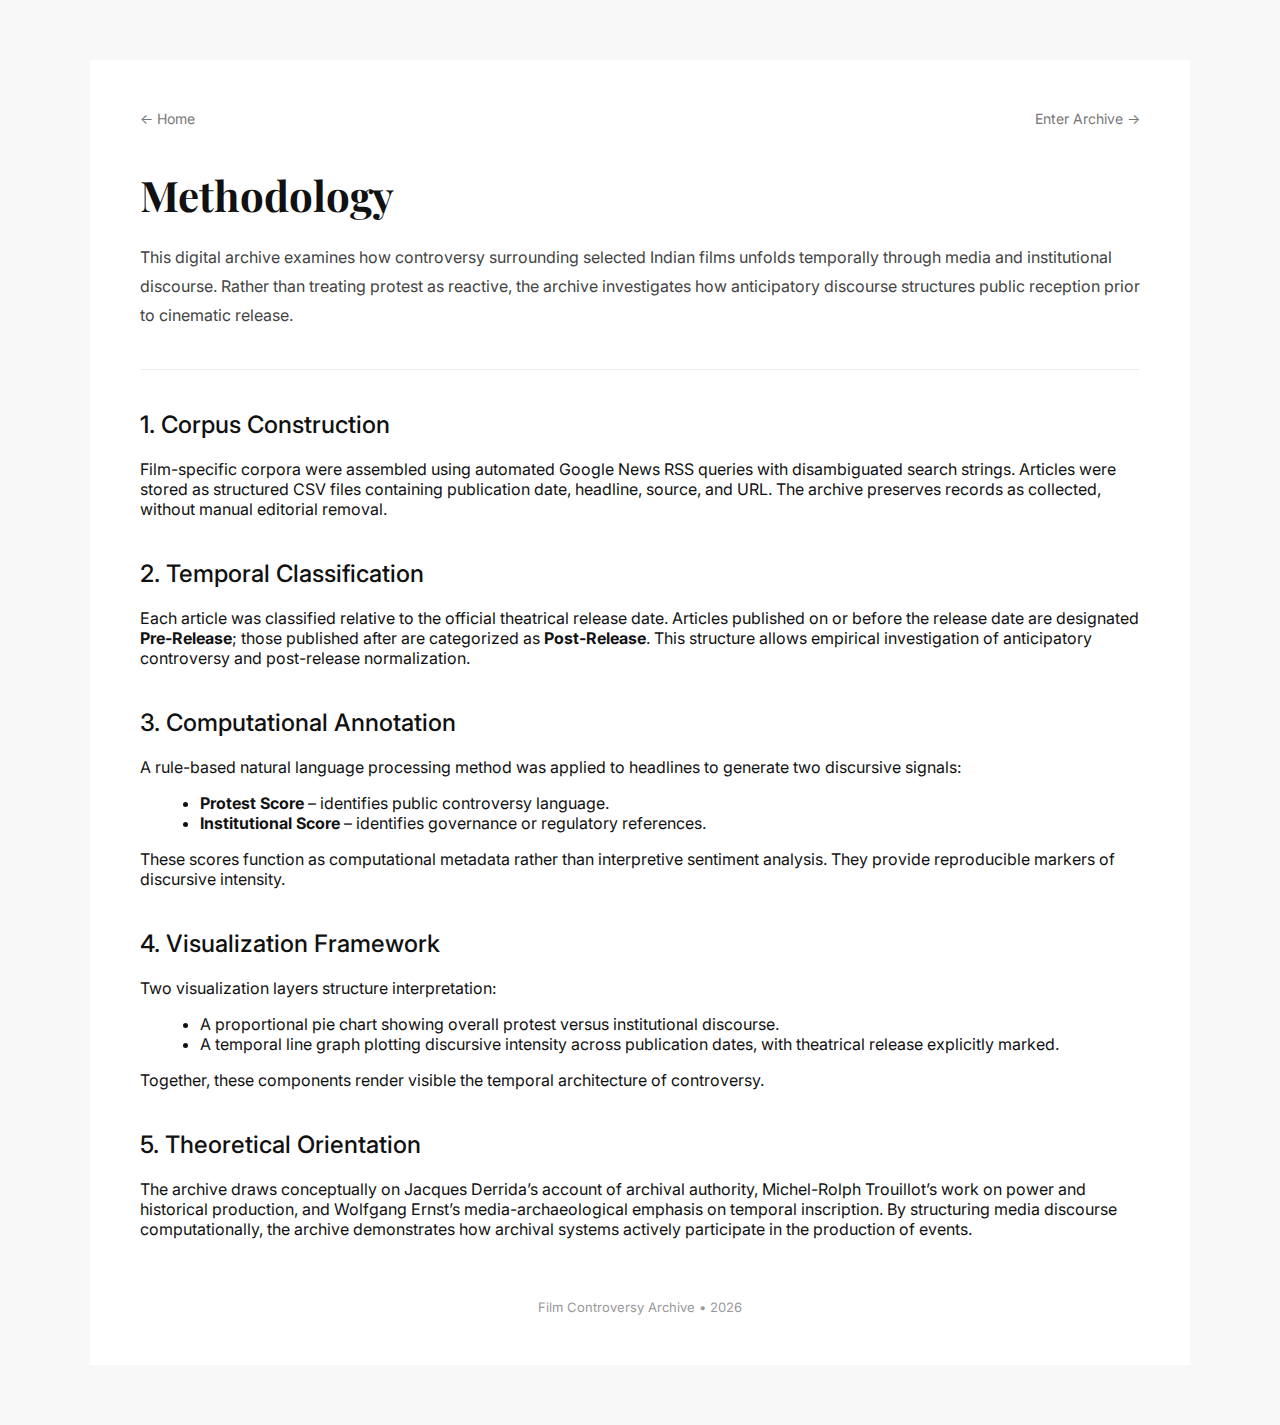
<file: methodology.html>
<!DOCTYPE html>
<html>
<head>
    <title>Methodology – Film Controversy Archive</title>

    <link rel="stylesheet" href="style.css">

    <link href="https://fonts.googleapis.com/css2?family=Inter:wght@300;400;500&family=Playfair+Display:wght@400;500&display=swap" rel="stylesheet">
</head>

<body>

<div class="container">

<!-- TOP NAVIGATION -->
<div class="method-nav">
    <a href="index.html" class="nav-link">← Home</a>
    <a href="archive.html" class="nav-link">Enter Archive →</a>
</div>

<h1 class="method-title">Methodology</h1>

<p class="method-intro">
This digital archive examines how controversy surrounding selected Indian films unfolds temporally through media and institutional discourse. Rather than treating protest as reactive, the archive investigates how anticipatory discourse structures public reception prior to cinematic release.
</p>

<hr class="section-divider">

<h2>1. Corpus Construction</h2>
<p>
Film-specific corpora were assembled using automated Google News RSS queries with disambiguated search strings. Articles were stored as structured CSV files containing publication date, headline, source, and URL. The archive preserves records as collected, without manual editorial removal.
</p>

<h2>2. Temporal Classification</h2>
<p>
Each article was classified relative to the official theatrical release date. Articles published on or before the release date are designated <strong>Pre-Release</strong>; those published after are categorized as <strong>Post-Release</strong>. This structure allows empirical investigation of anticipatory controversy and post-release normalization.
</p>

<h2>3. Computational Annotation</h2>
<p>
A rule-based natural language processing method was applied to headlines to generate two discursive signals:
</p>

<ul>
<li><strong>Protest Score</strong> – identifies public controversy language.</li>
<li><strong>Institutional Score</strong> – identifies governance or regulatory references.</li>
</ul>

<p>
These scores function as computational metadata rather than interpretive sentiment analysis. They provide reproducible markers of discursive intensity.
</p>

<h2>4. Visualization Framework</h2>
<p>
Two visualization layers structure interpretation:
</p>

<ul>
<li>A proportional pie chart showing overall protest versus institutional discourse.</li>
<li>A temporal line graph plotting discursive intensity across publication dates, with theatrical release explicitly marked.</li>
</ul>

<p>
Together, these components render visible the temporal architecture of controversy.
</p>

<h2>5. Theoretical Orientation</h2>
<p>
The archive draws conceptually on Jacques Derrida’s account of archival authority, Michel-Rolph Trouillot’s work on power and historical production, and Wolfgang Ernst’s media-archaeological emphasis on temporal inscription. By structuring media discourse computationally, the archive demonstrates how archival systems actively participate in the production of events.
</p>

<div class="method-footer">
    Film Controversy Archive • 2026
</div>

</div>

</body>
</html>
</file>
<file: style.css>
body {
    margin: 0;
    background: #f8f8f8;
    font-family: "Inter", sans-serif;
    color: #111;
}

.container {
    max-width: 1000px;
    margin: 60px auto;
    background: white;
    padding: 50px;
}

.home-link {
    text-decoration: none;
    color: #777;
    font-size: 14px;
}

.home-link:hover {
    color: black;
}

.film-title {
    font-family: "Playfair Display", serif;
    font-size: 36px;
}

.film-meta {
    font-size: 14px;
    color: #777;
    margin-bottom: 30px;
}

.visual-wrapper {
    display: flex;
    gap: 40px;
    margin-bottom: 50px;
}

.pie-box {
    width: 250px;
}

.line-box {
    flex: 1;
}

.controls {
    margin-bottom: 30px;
}

button {
    border: 1px solid #ddd;
    background: none;
    padding: 6px 12px;
    cursor: pointer;
}

button:hover {
    background: #f2f2f2;
}

input, select {
    padding: 6px;
    border: 1px solid #ddd;
}

table {
    width: 100%;
    border-collapse: collapse;
}

th {
    text-align: left;
    font-size: 12px;
    color: #888;
    border-bottom: 1px solid #eee;
}

td {
    padding: 12px 0;
    border-bottom: 1px solid #f3f3f3;
}

.timeline-card {
    margin: 24px 0;
    padding: 16px 18px;
    background: #f5f5f5;
    border-left: 3px solid #111;
    transition: 0.2s ease;
}

.timeline-card:hover {
    background: #ececec;
}

.timeline-date {
    font-size: 12px;
    color: #666;
    margin-bottom: 6px;
}

.timeline-title {
    font-size: 16px;
    margin-bottom: 4px;
}

.timeline-source {
    font-size: 13px;
    color: #888;
}

.release-divider {
    text-align: center;
    margin: 40px 0;
    font-size: 12px;
    letter-spacing: 2px;
    color: #999;
}

.release-divider {
    text-align: center;
    margin: 40px 0;
    font-size: 12px;
    letter-spacing: 2px;
    color: #999;
}

/* =========================
   HOME PAGE
========================= */

.home-wrapper {
    height: 100vh;
    display: flex;
    justify-content: center;
    align-items: center;
    background: #f8f8f8;
}

.home-content {
    text-align: center;
    max-width: 600px;
}

.home-title {
    font-family: "Playfair Display", serif;
    font-size: 48px;
    margin-bottom: 20px;
}

.home-description {
    font-size: 16px;
    color: #555;
    margin-bottom: 40px;
    line-height: 1.6;
}

.enter-button {
    background: black;
    color: white;
    padding: 18px 50px;
    font-size: 16px;
    letter-spacing: 2px;
    border: none;
    cursor: pointer;
    transition: 0.3s ease;
}

.enter-button:hover {
    background: #444;
}

.secondary-links {
    margin-top: 40px;
}

.method-link {
    text-decoration: none;
    color: #777;
    font-size: 14px;
}

.method-link:hover {
    color: black;
}

/* =========================
   METHODOLOGY PAGE
========================= */

.method-title {
    font-family: "Playfair Display", serif;
    margin-bottom: 40px;
}

.method-content {
    line-height: 1.7;
    font-size: 15px;
    color: #333;
}

.method-content h2 {
    margin-top: 40px;
    font-weight: 500;
}

.method-content ul {
    margin-left: 20px;
}

/* =========================
   METHODOLOGY STYLING
========================= */

.method-nav {
    display: flex;
    justify-content: space-between;
    margin-bottom: 40px;
}

.nav-link {
    text-decoration: none;
    font-size: 14px;
    color: #777;
}

.nav-link:hover {
    color: black;
}

.method-title {
    font-family: "Playfair Display", serif;
    font-size: 42px;
    margin-bottom: 20px;
}

.method-intro {
    font-size: 16px;
    line-height: 1.7;
    color: #444;
    margin-bottom: 30px;
}

.section-divider {
    border: none;
    border-top: 1px solid #eee;
    margin: 40px 0;
}

.method-content h2,
h2 {
    margin-top: 40px;
    font-weight: 500;
}

.method-content p,
.method-content ul,
.method-intro {
    line-height: 1.8;
}

.method-content ul,
ul {
    margin-left: 20px;
}

.method-footer {
    margin-top: 60px;
    font-size: 13px;
    color: #999;
    text-align: center;
}
.arrow {
    position: absolute;
    top: 50%;
    transform: translateY(-50%);
    background: rgba(0, 0, 0, 0.5);
    color: white;
    border: none;
    padding: 10px 14px;
    font-size: 20px;
    cursor: pointer;
    z-index: 10;
    border-radius: 50%;
}

.arrow:hover {
    background: rgba(0, 0, 0, 0.8);
}

.left {
    left: 15px;
}

.right {
    right: 15px;
}
</file>
